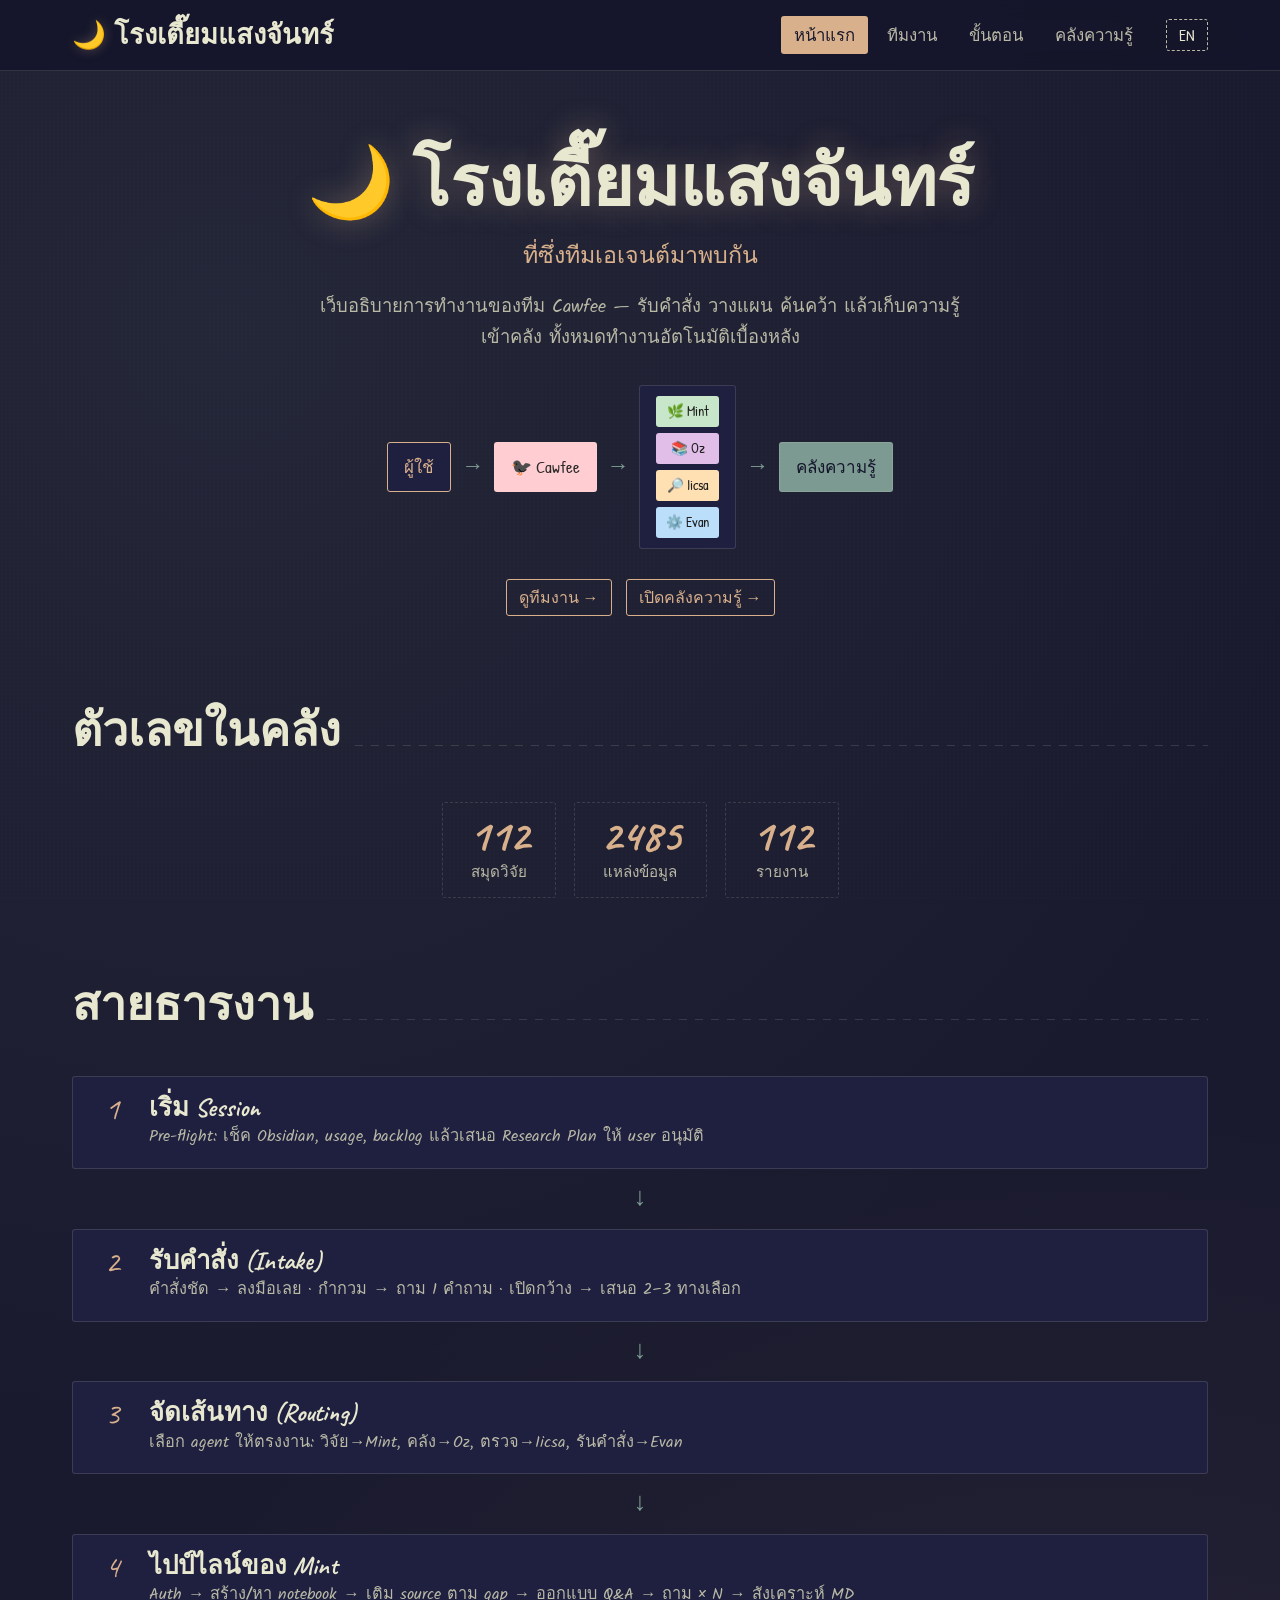
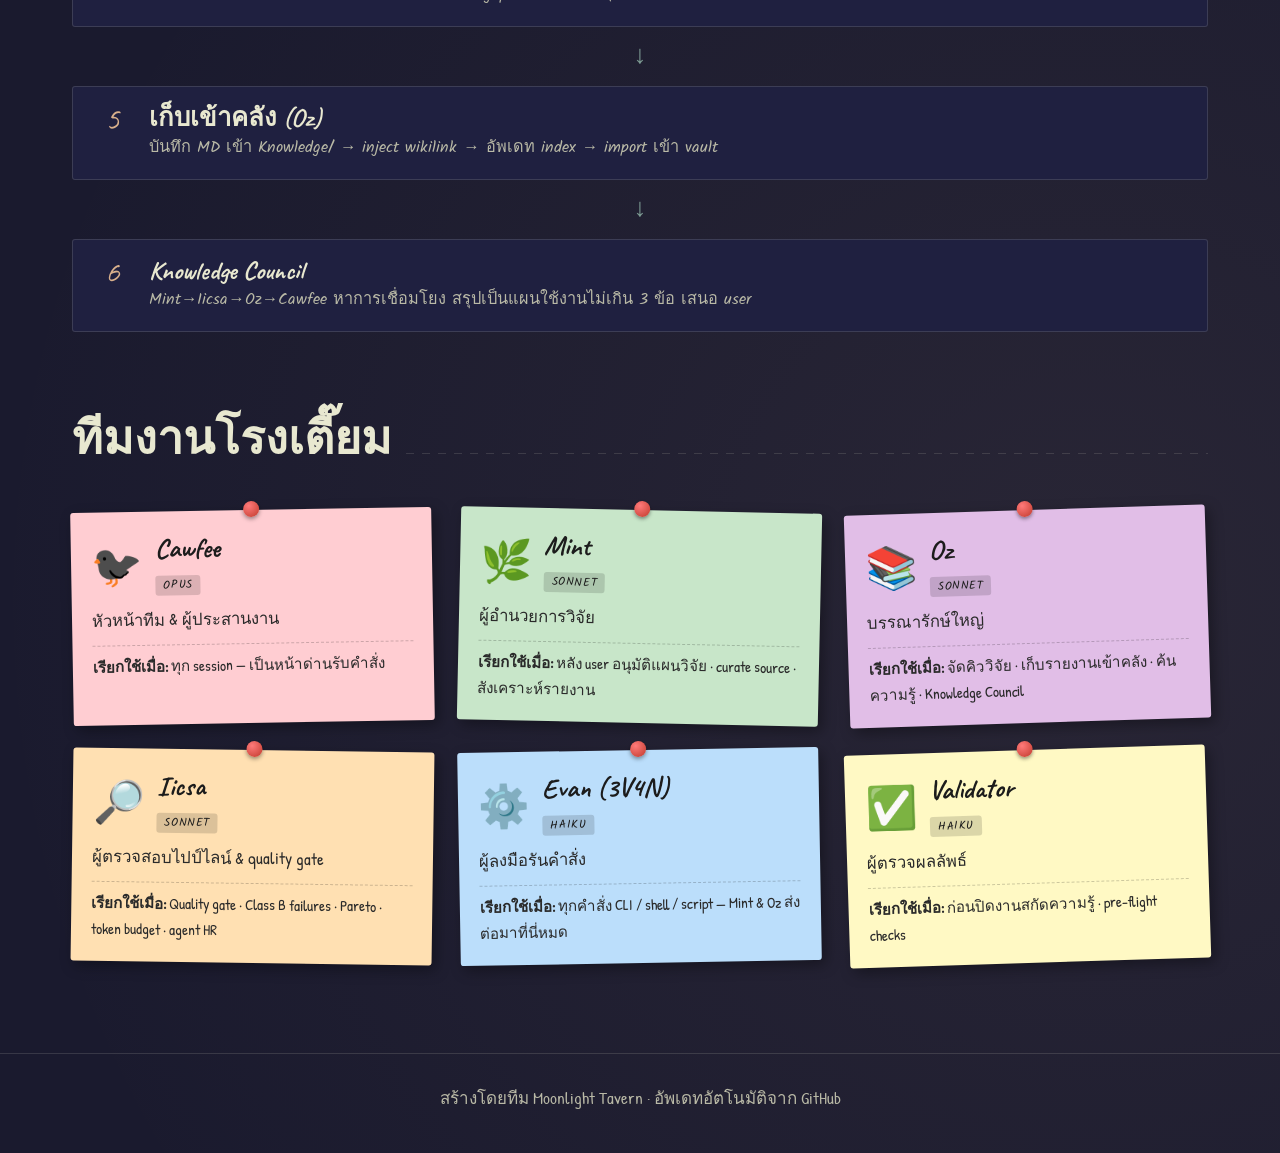
<file: index.html>
<!DOCTYPE html>
<html lang="th">
<head>
  <meta charset="UTF-8" />
  <meta name="viewport" content="width=device-width, initial-scale=1.0" />
  <title>Moonlight Tavern — โรงเตี๊ยมแสงจันทร์</title>
  <meta name="description" content="A field guide to the Cawfee agent crew — pipeline, agents, and knowledge vault." />
  <link rel="icon" type="image/svg+xml" href="favicon.svg" />
  <link rel="stylesheet" href="css/main.css" />
</head>
<body>
  <!-- NAV -->
  <nav class="nav">
    <div class="nav-inner">
      <a class="brand" href="index.html"><span class="moon">🌙</span><span data-i18n="brand">โรงเตี๊ยมแสงจันทร์</span></a>
      <div class="nav-links">
        <a href="index.html" data-i18n="nav.home">หน้าแรก</a>
        <a href="agents.html" data-i18n="nav.agents">ทีมงาน</a>
        <a href="pipeline.html" data-i18n="nav.pipeline">ขั้นตอน</a>
        <a href="knowledge.html" data-i18n="nav.knowledge">คลังความรู้</a>
      </div>
      <button class="lang-toggle" type="button">EN</button>
    </div>
  </nav>

  <div class="wrap">
    <!-- HERO -->
    <header class="hero">
      <h1><span class="moon">🌙</span> <span data-i18n="brand">โรงเตี๊ยมแสงจันทร์</span></h1>
      <p class="tagline" data-i18n="home.tagline">ที่ซึ่งทีมเอเจนต์มาพบกัน</p>
      <p class="lede" data-i18n="home.lede">เว็บอธิบายการทำงานของทีม Cawfee</p>

      <!-- pipeline diagram -->
      <div class="diagram">
        <span class="node user" data-i18n="node.user">ผู้ใช้</span>
        <span class="arrow">→</span>
        <span class="node cawfee">🐦‍⬛ Cawfee</span>
        <span class="arrow">→</span>
        <span class="node fan">
          <span class="sub mint">🌿 Mint</span>
          <span class="sub oz">📚 Oz</span>
          <span class="sub iicsa">🔎 Iicsa</span>
          <span class="sub evan">⚙️ Evan</span>
        </span>
        <span class="arrow">→</span>
        <span class="node vault" data-i18n="node.vault">คลังความรู้</span>
      </div>

      <div style="margin-top:30px;display:flex;gap:14px;justify-content:center;flex-wrap:wrap">
        <a class="lang-toggle" href="agents.html" style="border-style:solid;border-color:var(--accent-warm);color:var(--accent-warm)" data-i18n="home.cta.agents">ดูทีมงาน →</a>
        <a class="lang-toggle" href="knowledge.html" style="border-style:solid;border-color:var(--accent-warm);color:var(--accent-warm)" data-i18n="home.cta.knowledge">เปิดคลังความรู้ →</a>
      </div>
    </header>

    <!-- STATS -->
    <section class="section fade-up">
      <div class="section-title"><h2 data-i18n="home.stats.title">ตัวเลขในคลัง</h2></div>
      <div class="stats">
        <div class="stat"><span class="num" id="stat-notebooks">—</span><span class="label" data-i18n="stat.notebooks">สมุดวิจัย</span></div>
        <div class="stat"><span class="num" id="stat-sources">—</span><span class="label" data-i18n="stat.sources">แหล่งข้อมูล</span></div>
        <div class="stat"><span class="num" id="stat-reports">—</span><span class="label" data-i18n="stat.reports">รายงาน</span></div>
      </div>
    </section>

    <!-- FLOW PREVIEW -->
    <section class="section fade-up">
      <div class="section-title"><h2 data-i18n="home.flow.title">สายธารงาน</h2></div>
      <div class="flow" id="flow"></div>
    </section>

    <!-- AGENT PREVIEW -->
    <section class="section fade-up">
      <div class="section-title"><h2 data-i18n="agents.title">ทีมงานโรงเตี๊ยม</h2></div>
      <div class="grid cols-3" id="agent-preview"></div>
    </section>
  </div>

  <!-- FOOTER -->
  <footer class="footer">
    <p data-i18n="footer.built">สร้างโดยทีม Moonlight Tavern</p>
  </footer>

  <!-- MODAL -->
  <div class="modal-backdrop" id="modal"><div class="modal modal-body"></div></div>

  <script src="js/i18n.js"></script>
  <script src="js/main.js"></script>
  <script>
    // populate stats from research.json (graceful if missing)
    fetch("data/research.json", { cache: "no-store" })
      .then(r => r.ok ? r.json() : [])
      .then(j => {
        const rows = Array.isArray(j) ? j : (j.topics || []);
        const nb = rows.length;
        const src = rows.reduce((s, r) => s + (parseInt(r.sources) || 0), 0);
        document.getElementById("stat-notebooks").textContent = nb || "0";
        document.getElementById("stat-sources").textContent = src || "0";
        document.getElementById("stat-reports").textContent = nb || "0";
      })
      .catch(() => {});
  </script>
</body>
</html>
</file>
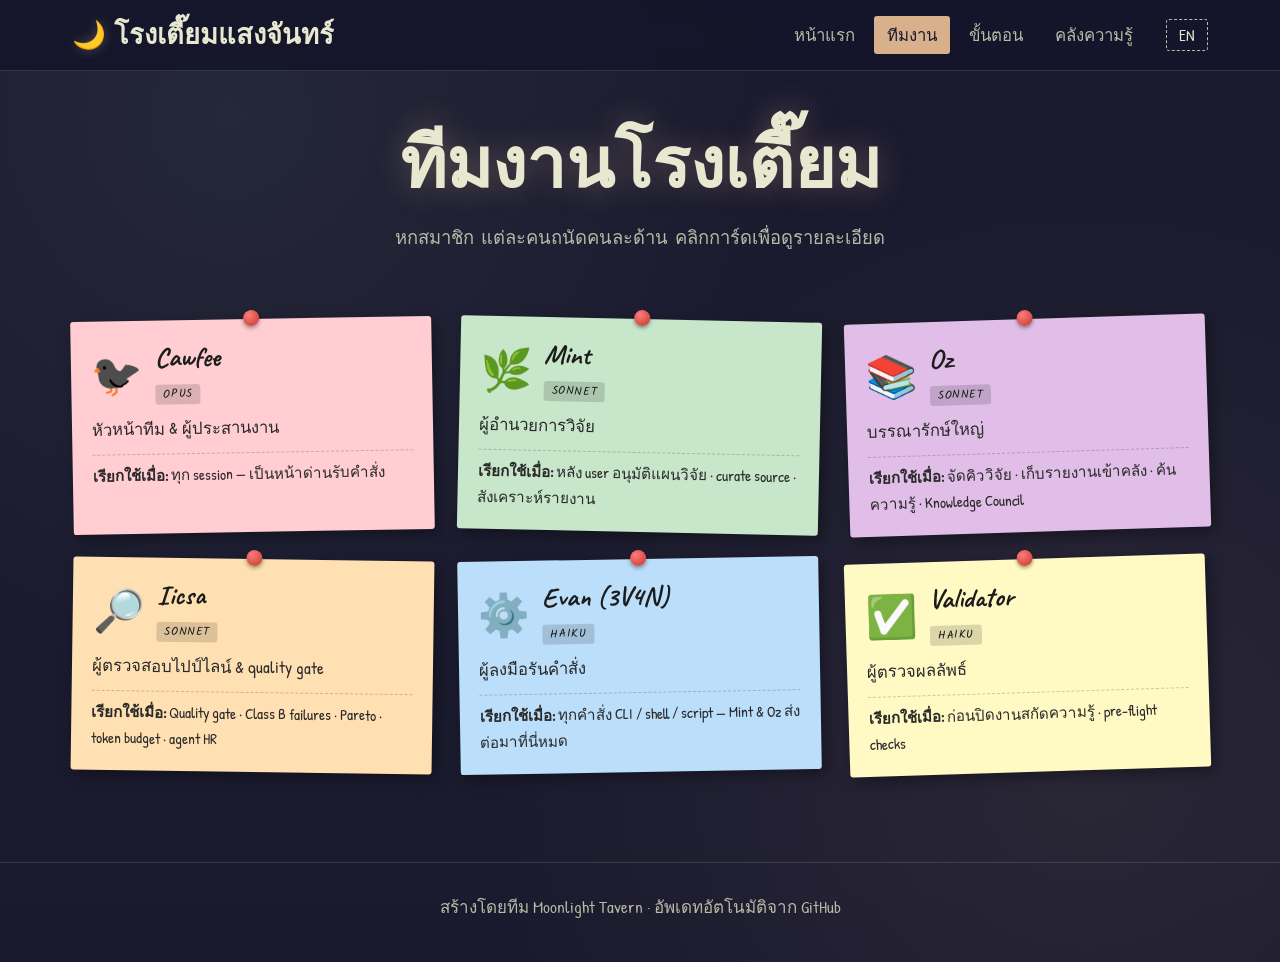
<file: agents.html>
<!DOCTYPE html>
<html lang="th">
<head>
  <meta charset="UTF-8" />
  <meta name="viewport" content="width=device-width, initial-scale=1.0" />
  <title>ทีมงาน · Moonlight Tavern</title>
  <link rel="icon" type="image/svg+xml" href="favicon.svg" />
  <link rel="stylesheet" href="css/main.css" />
</head>
<body>
  <nav class="nav">
    <div class="nav-inner">
      <a class="brand" href="index.html"><span class="moon">🌙</span><span data-i18n="brand">โรงเตี๊ยมแสงจันทร์</span></a>
      <div class="nav-links">
        <a href="index.html" data-i18n="nav.home">หน้าแรก</a>
        <a href="agents.html" data-i18n="nav.agents">ทีมงาน</a>
        <a href="pipeline.html" data-i18n="nav.pipeline">ขั้นตอน</a>
        <a href="knowledge.html" data-i18n="nav.knowledge">คลังความรู้</a>
      </div>
      <button class="lang-toggle" type="button">EN</button>
    </div>
  </nav>

  <div class="wrap">
    <header class="hero" style="padding:54px 0 24px">
      <h1 data-i18n="agents.title">ทีมงานโรงเตี๊ยม</h1>
      <p class="lede" data-i18n="agents.lede">หกสมาชิก แต่ละคนถนัดคนละด้าน</p>
    </header>

    <section class="section">
      <div class="grid cols-3" id="agent-grid"></div>
    </section>
  </div>

  <footer class="footer">
    <p data-i18n="footer.built">สร้างโดยทีม Moonlight Tavern</p>
  </footer>

  <div class="modal-backdrop" id="modal"><div class="modal modal-body"></div></div>

  <script src="js/i18n.js"></script>
  <script src="js/main.js"></script>
</body>
</html>
</file>
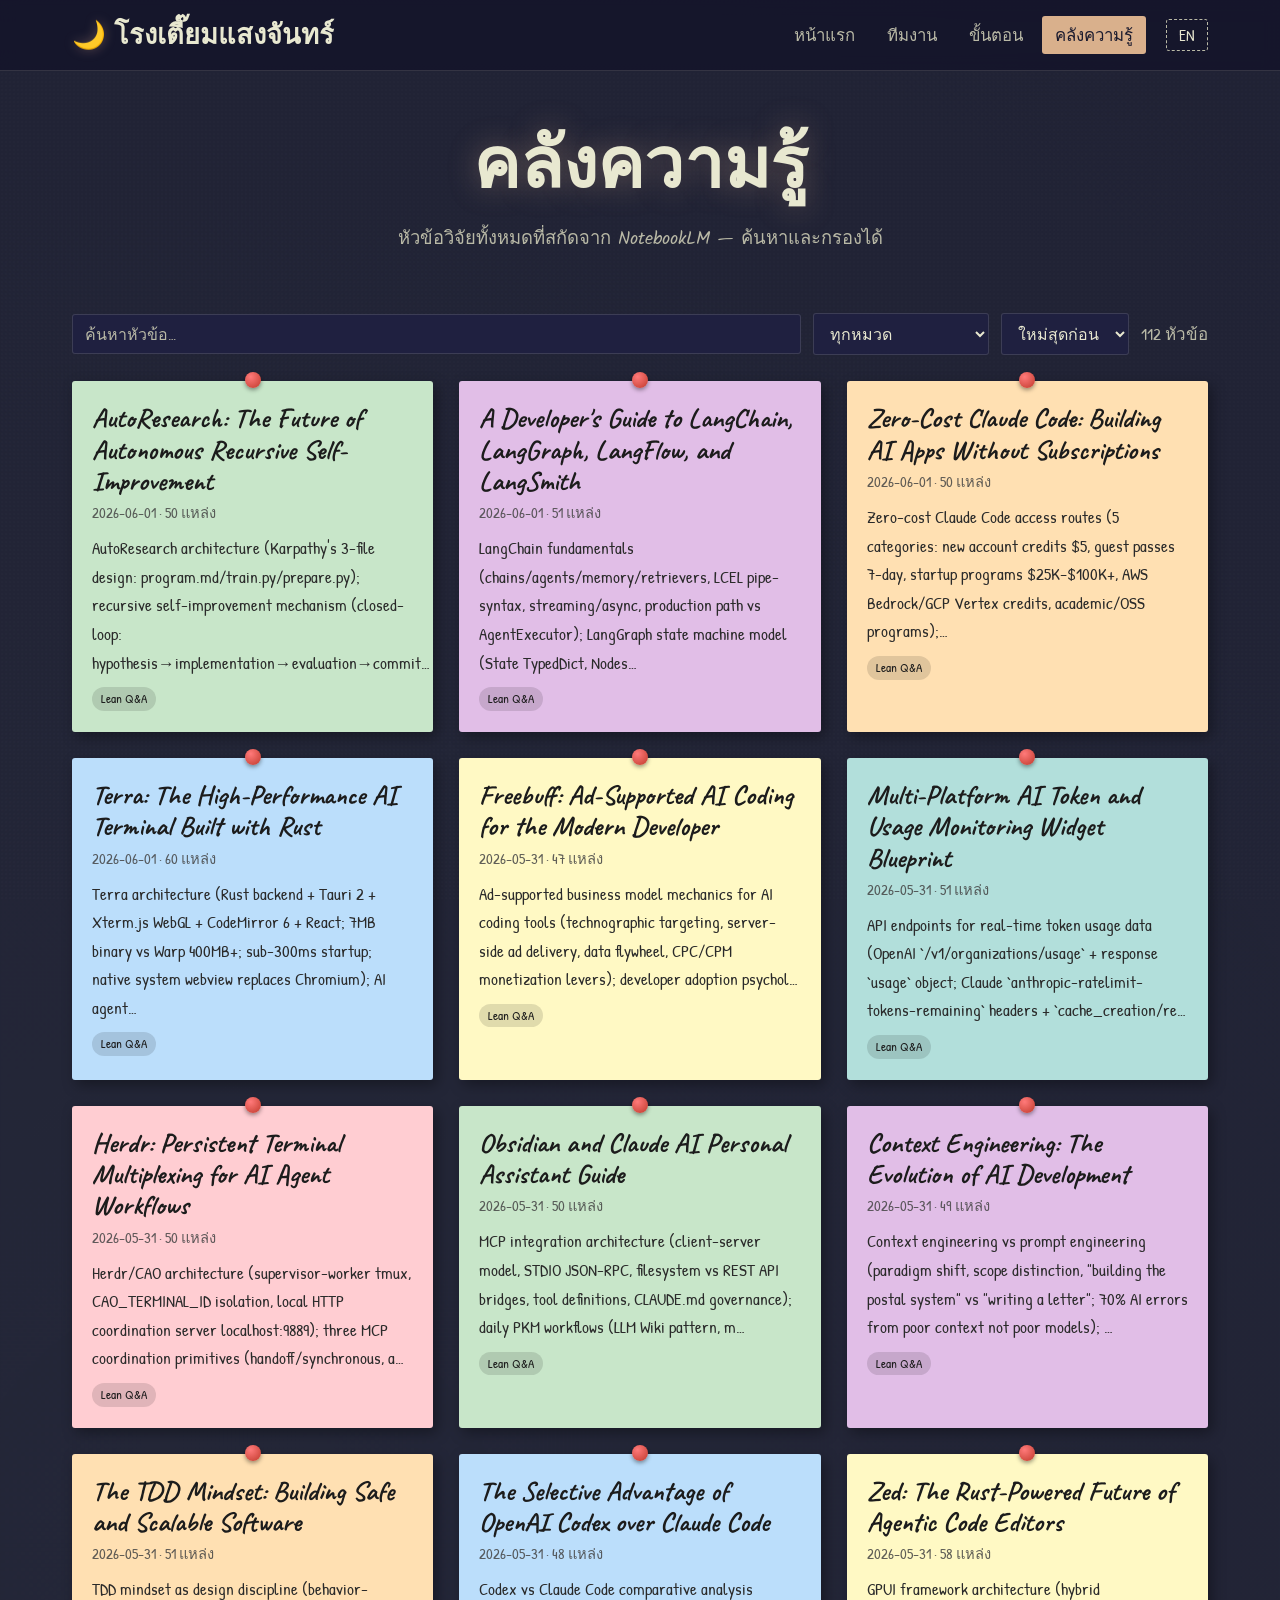
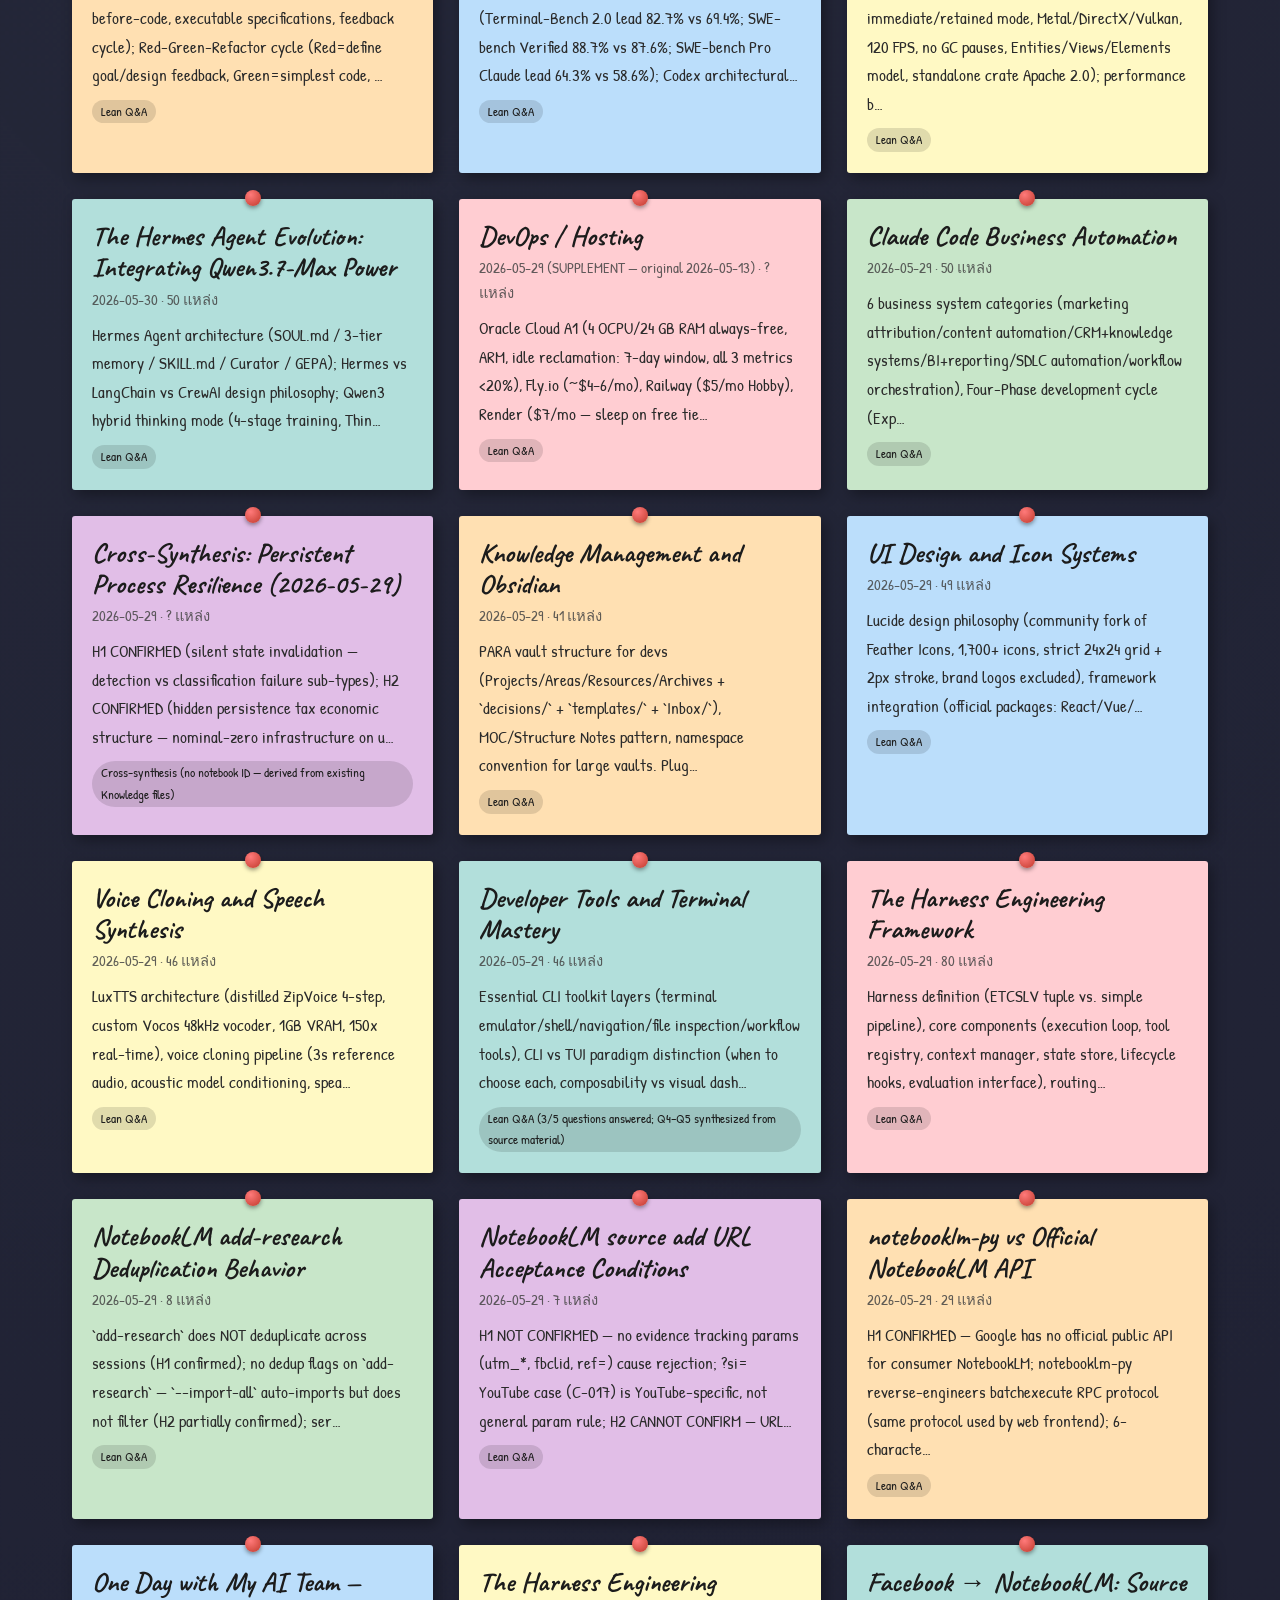
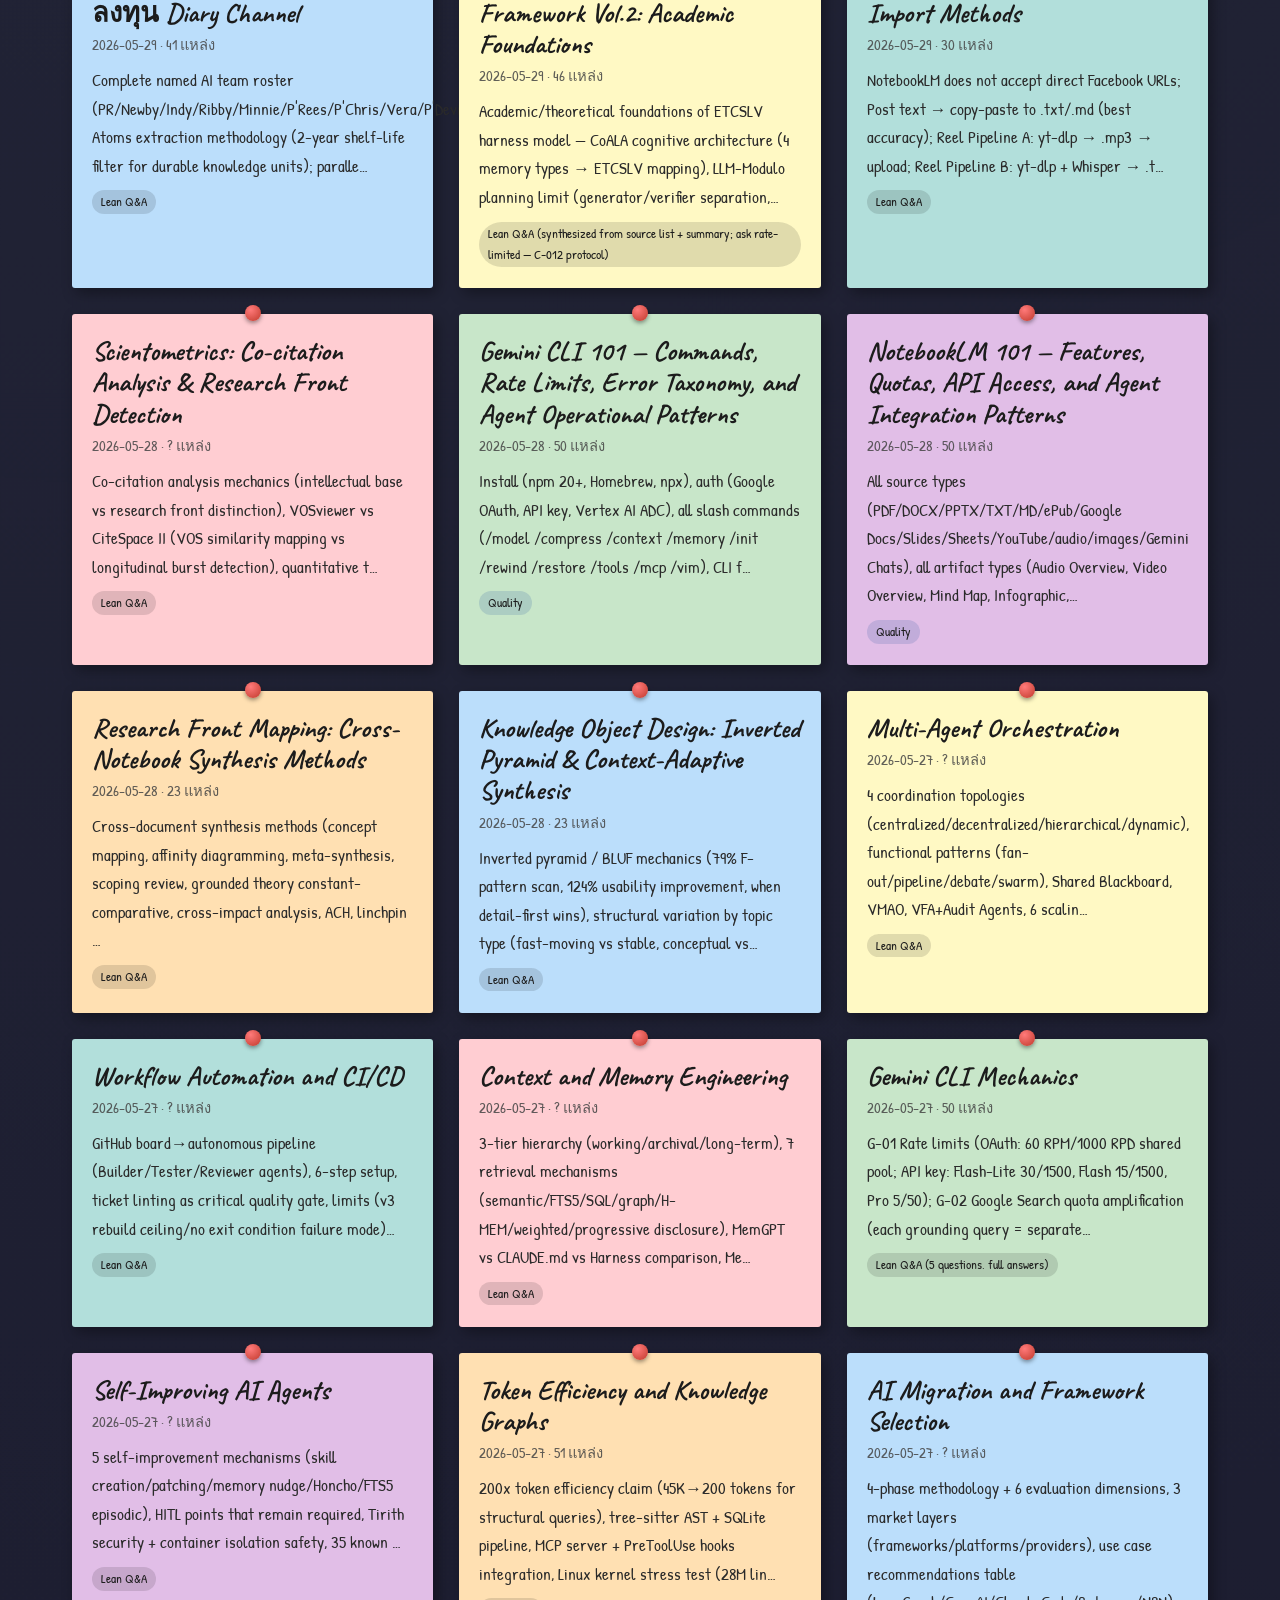
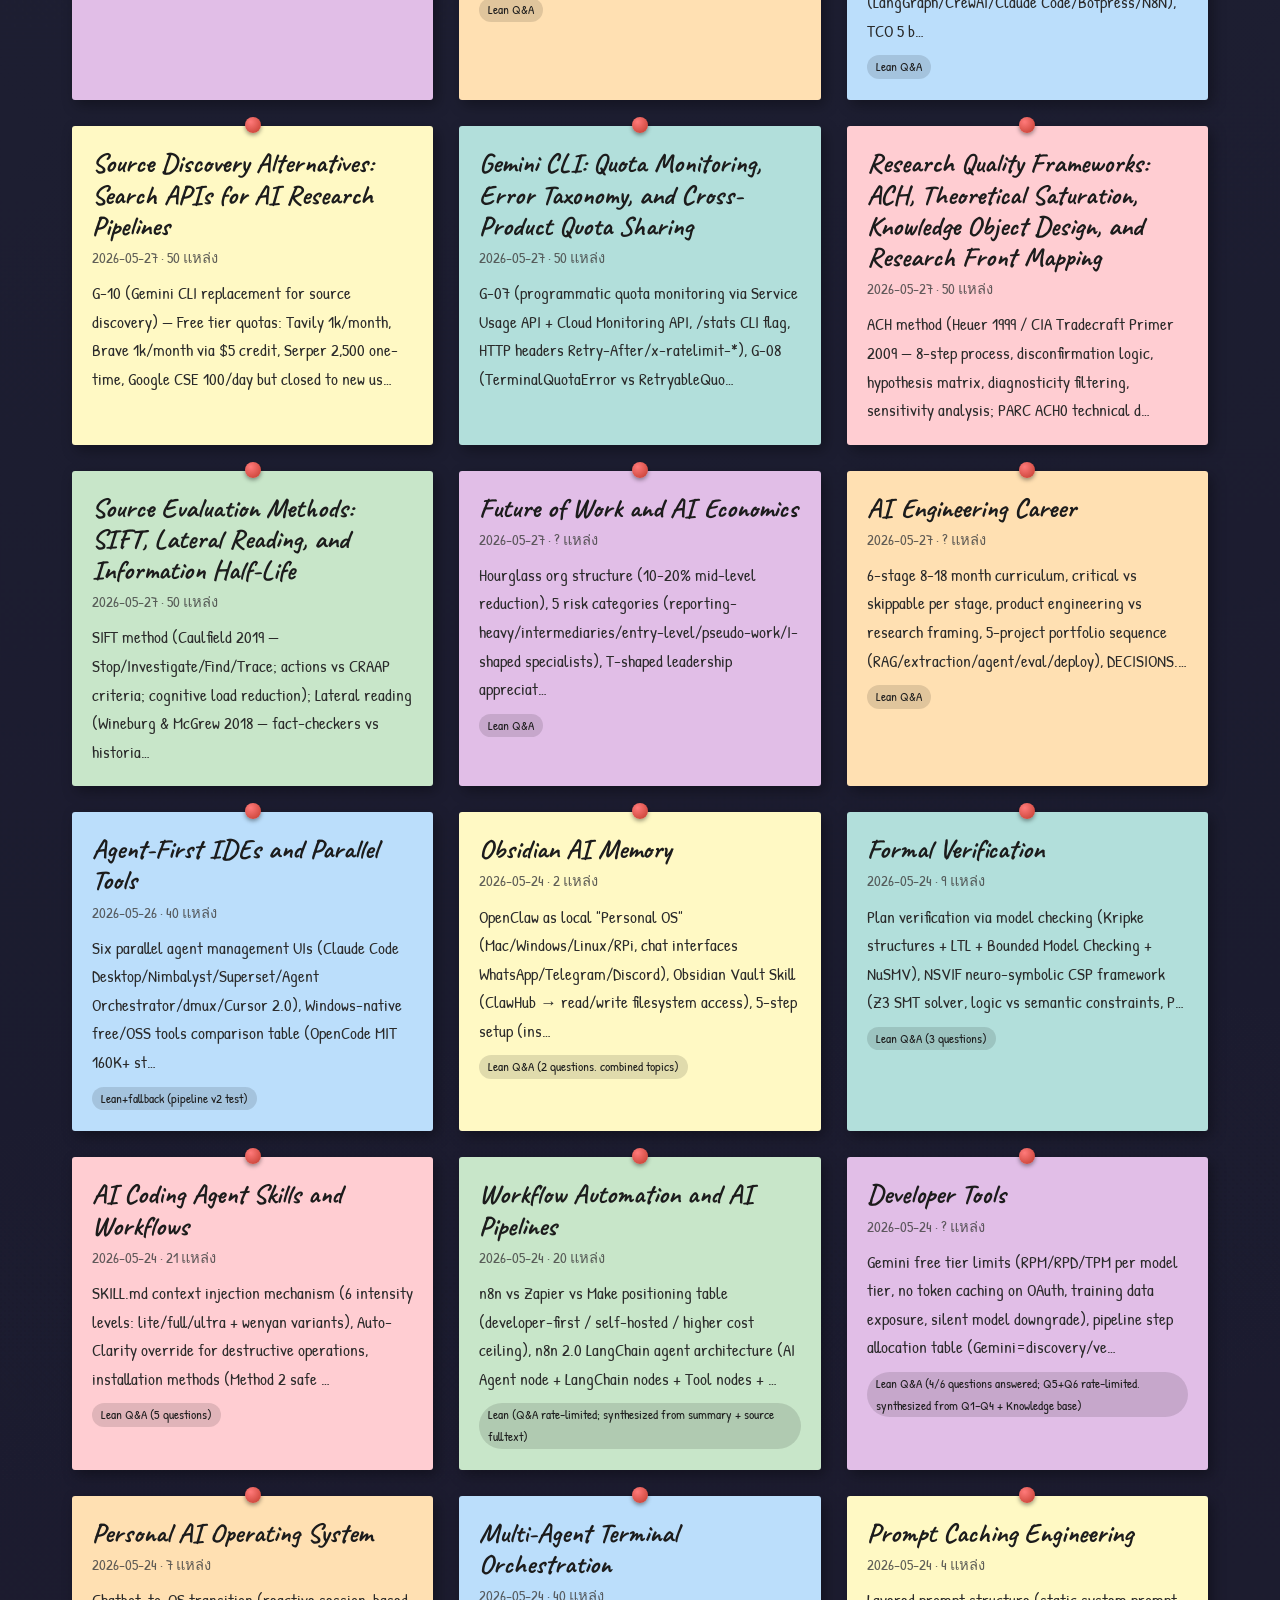
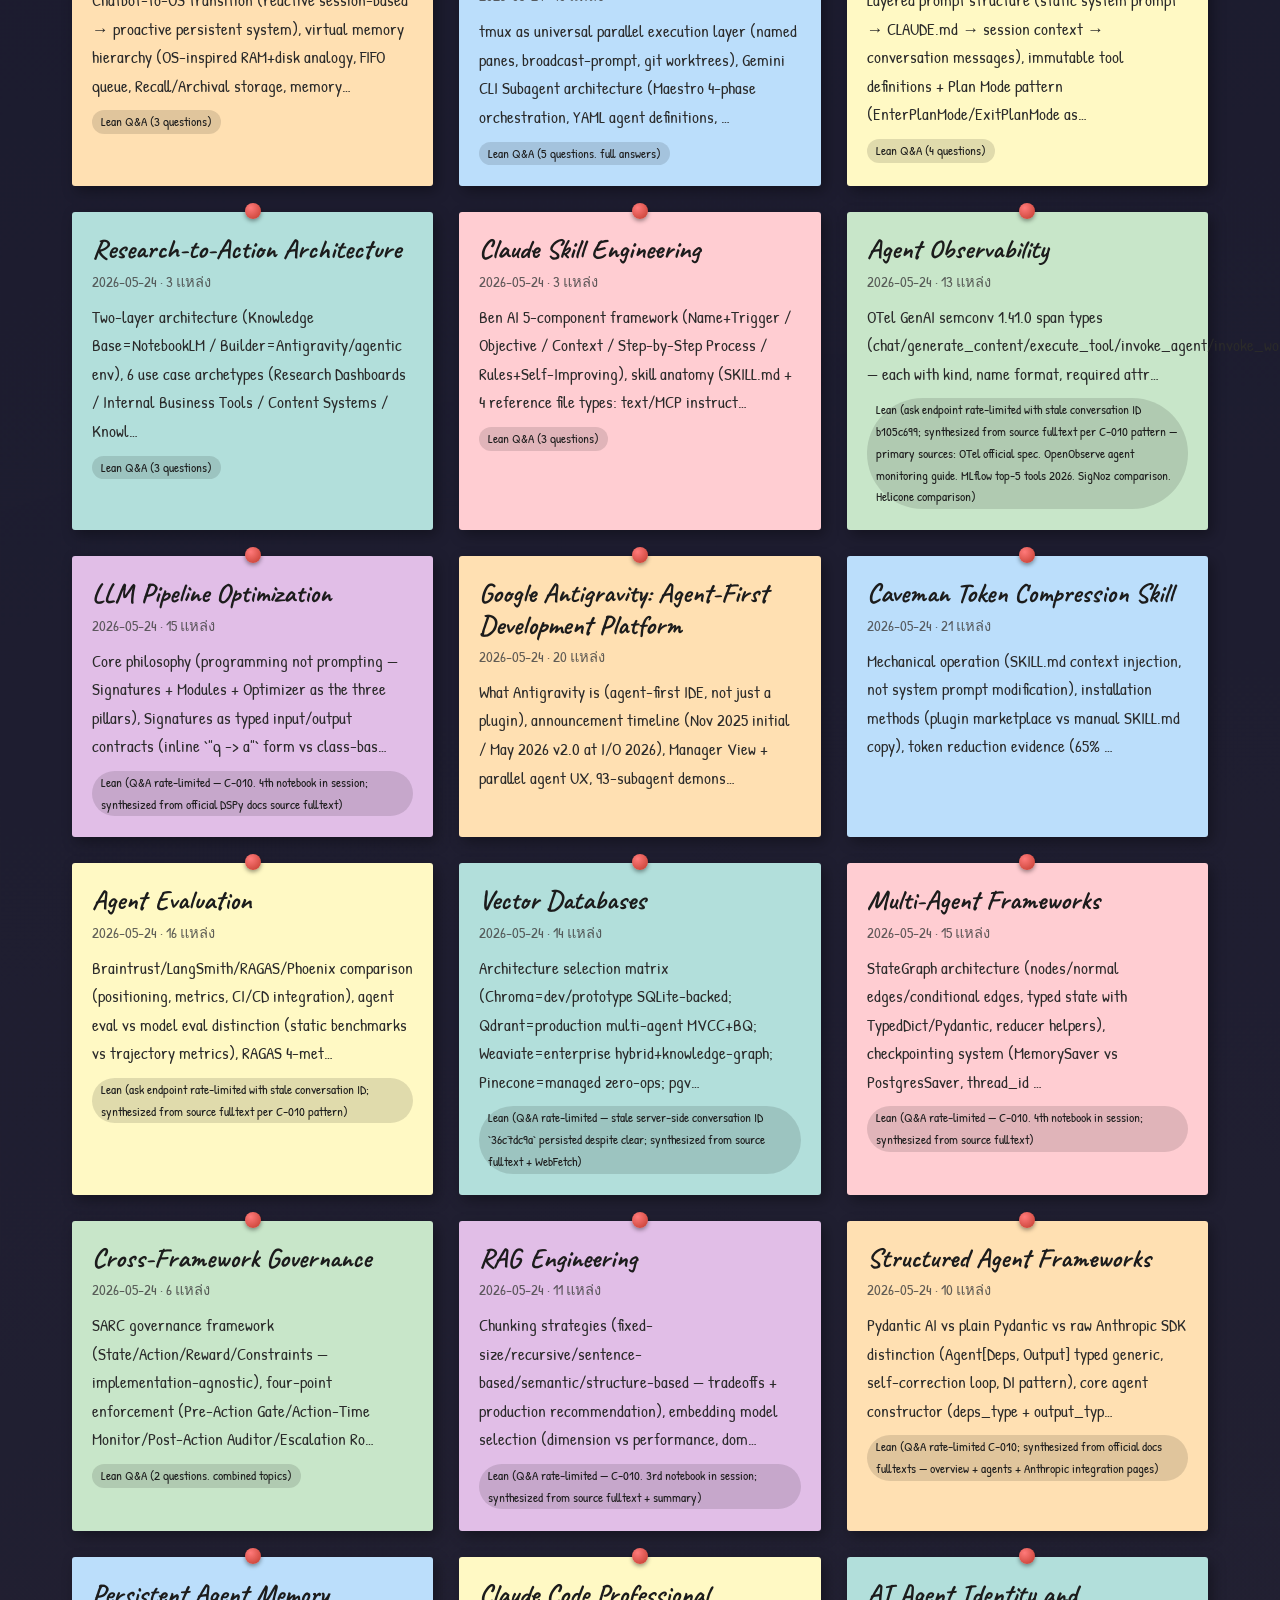
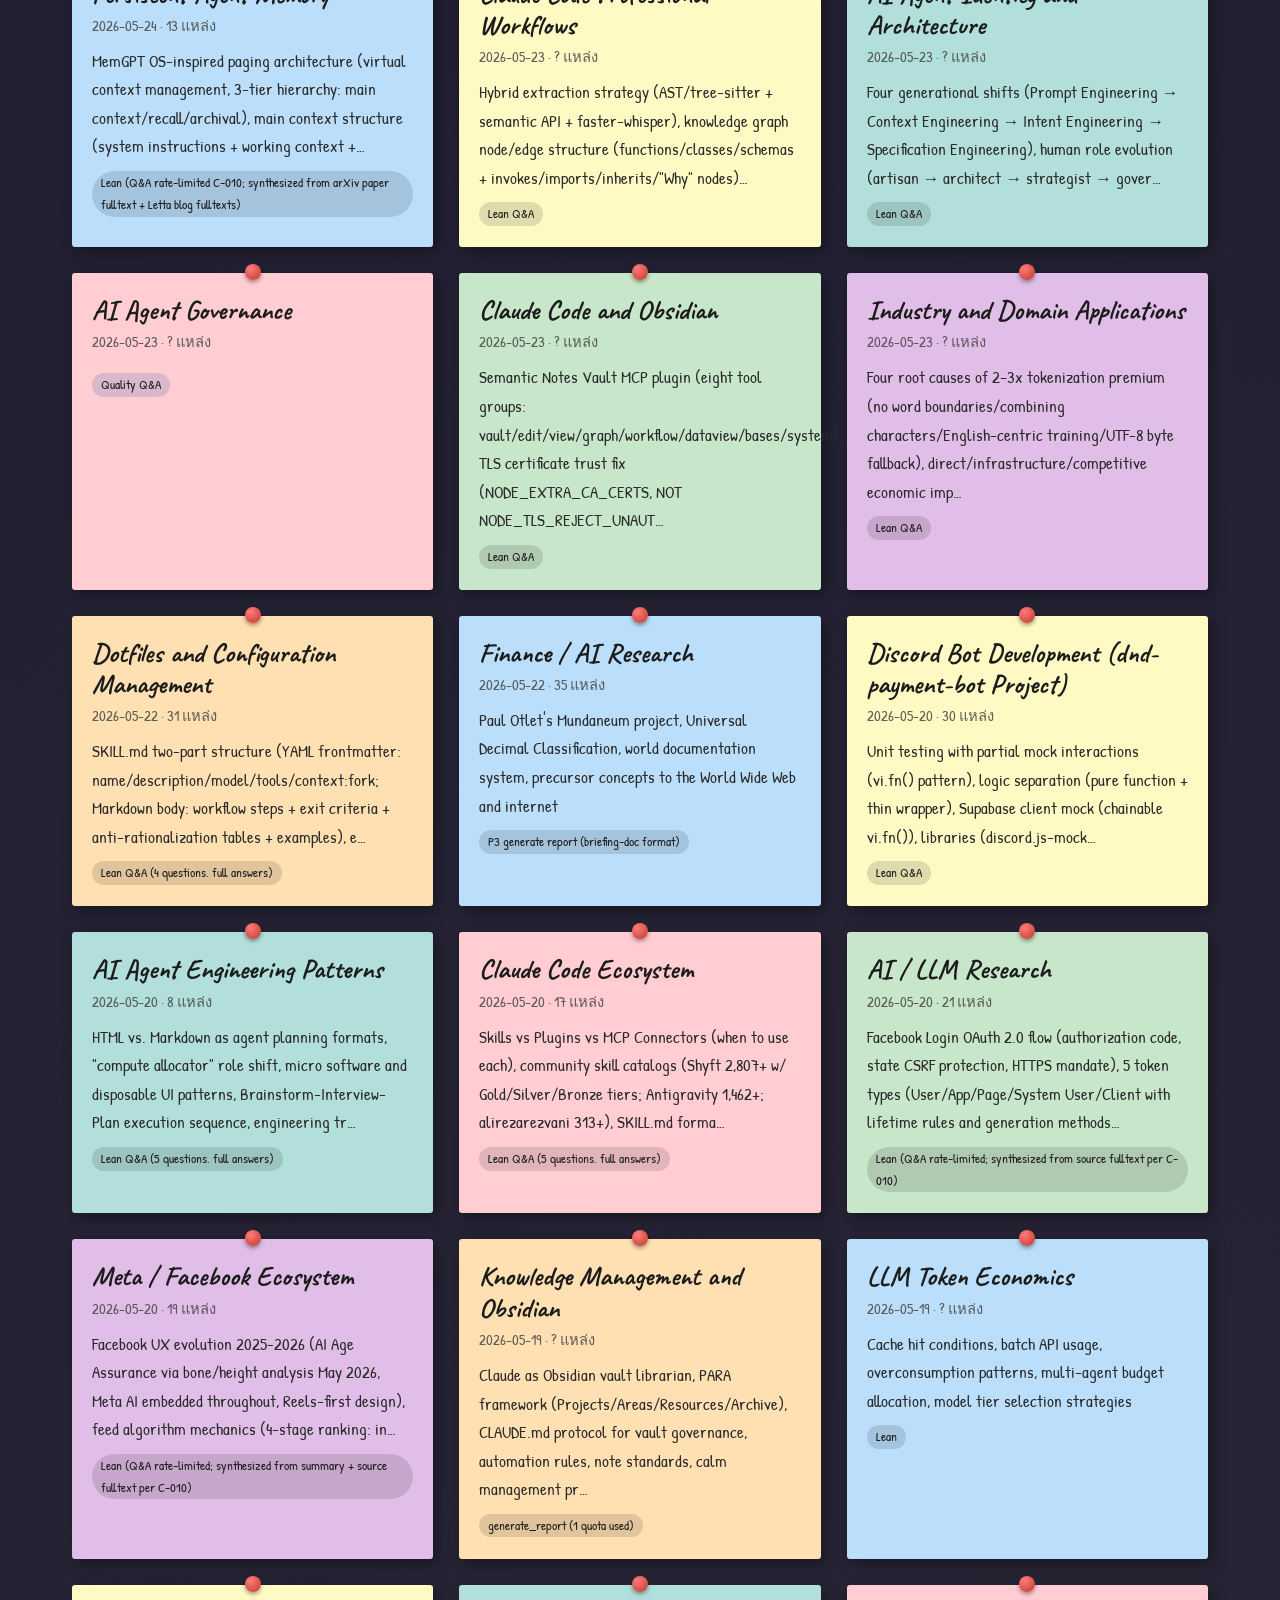
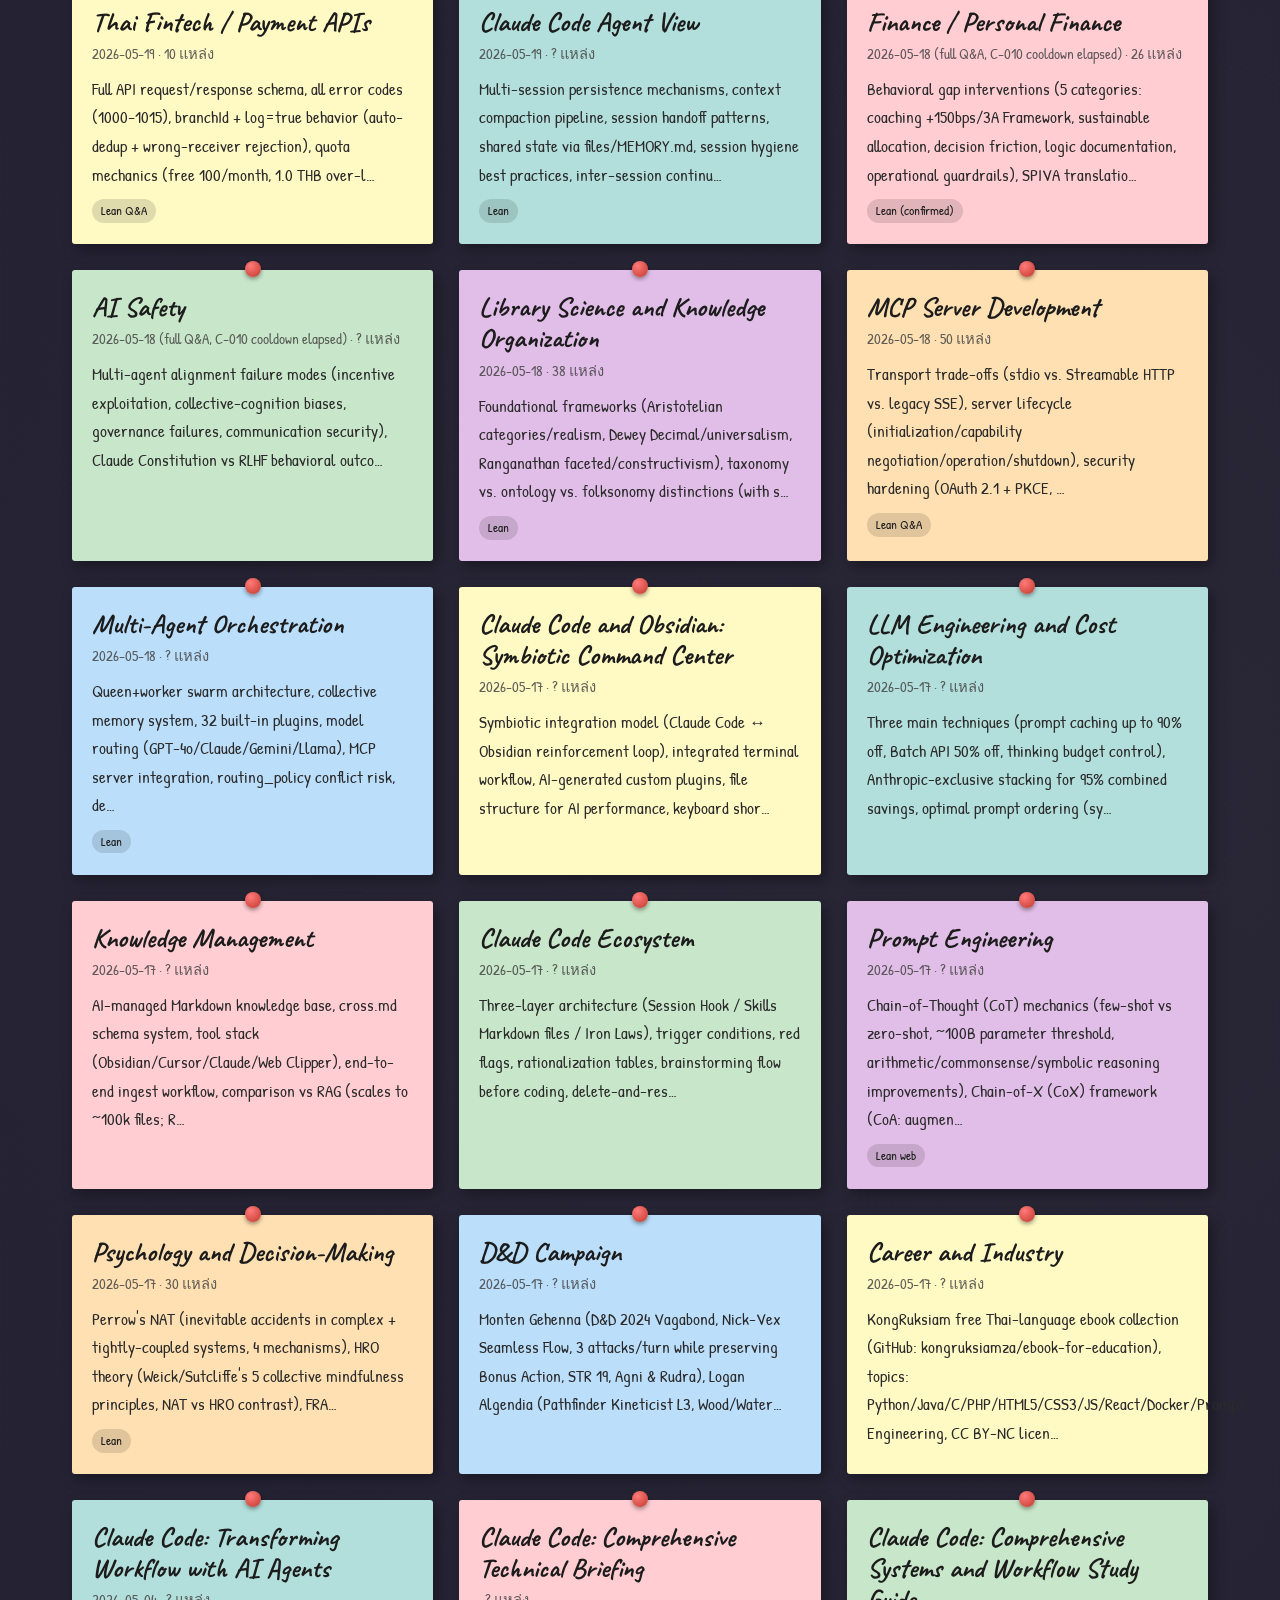
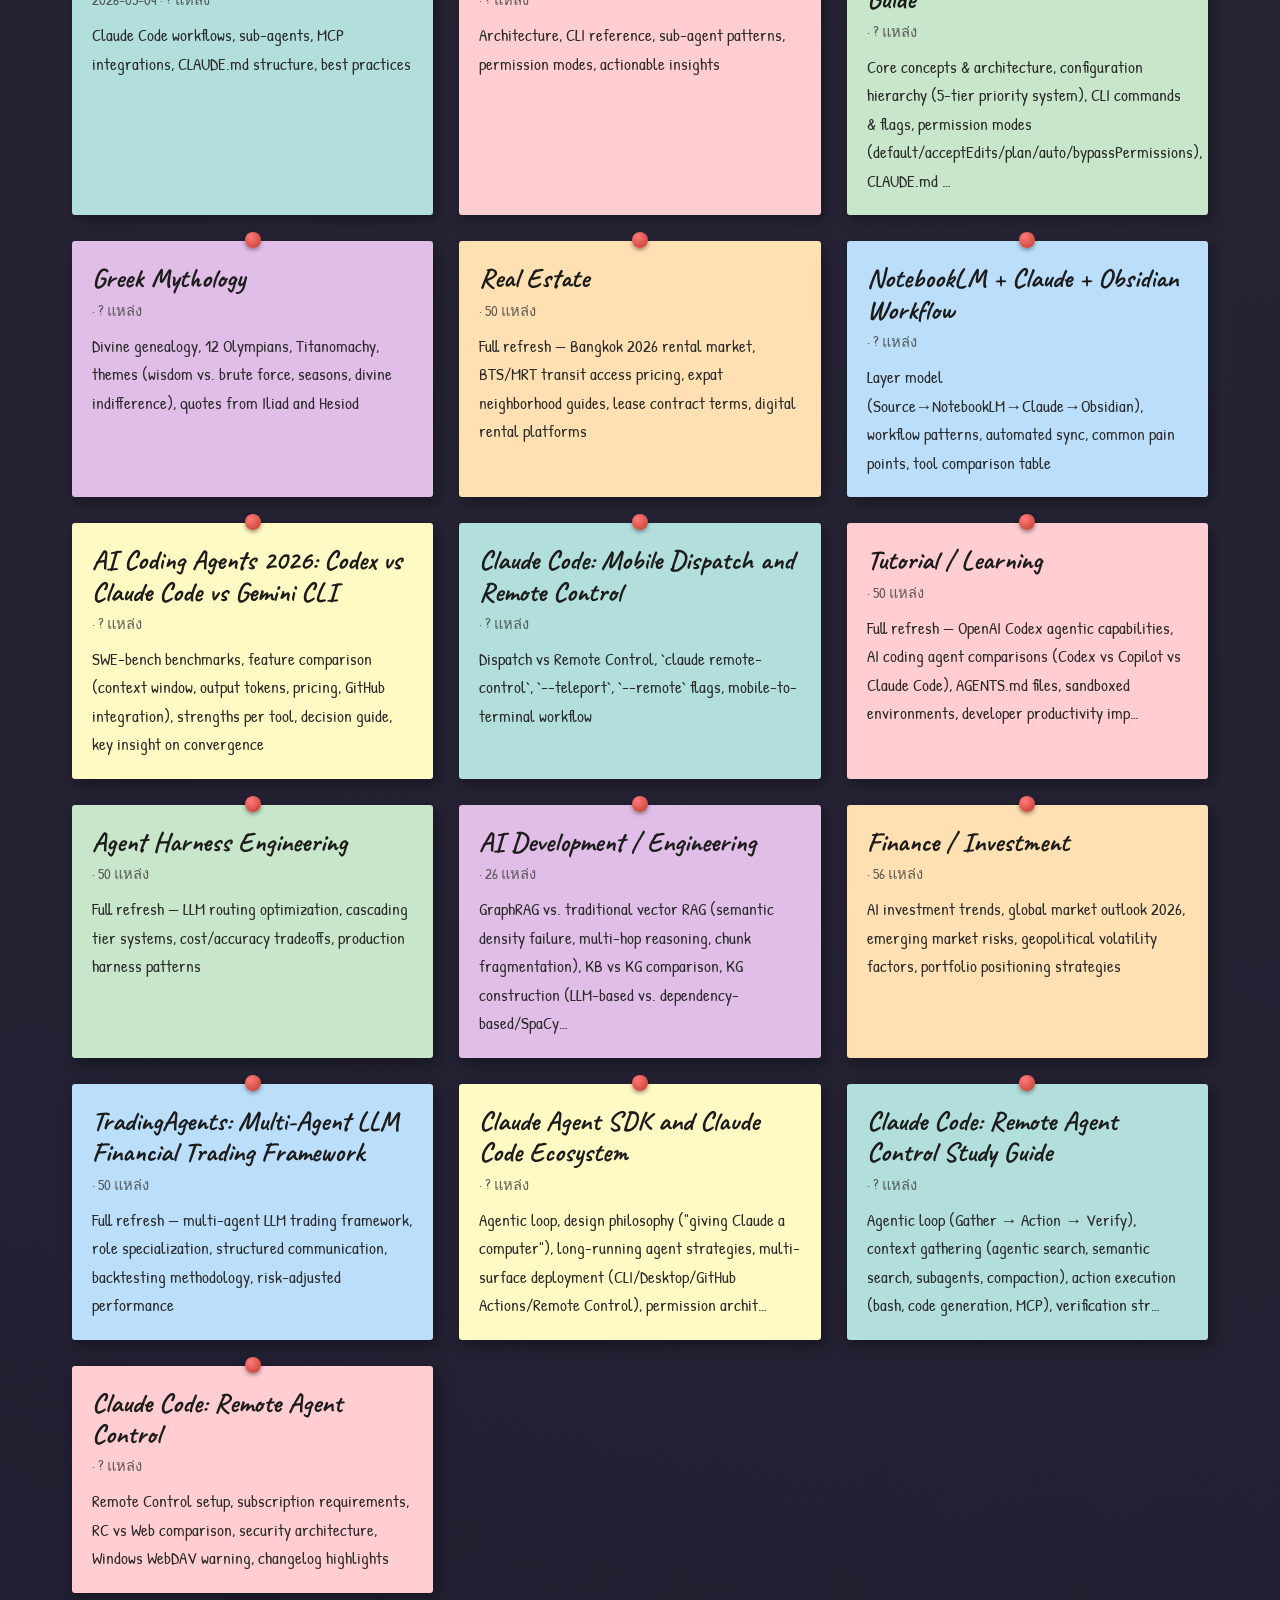
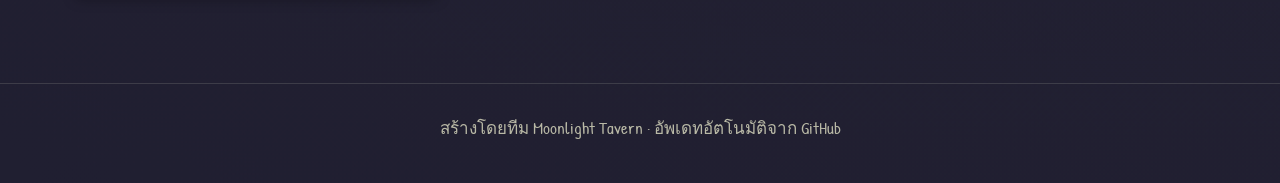
<file: knowledge.html>
<!DOCTYPE html>
<html lang="th">
<head>
  <meta charset="UTF-8" />
  <meta name="viewport" content="width=device-width, initial-scale=1.0" />
  <title>คลังความรู้ · Moonlight Tavern</title>
  <link rel="icon" type="image/svg+xml" href="favicon.svg" />
  <link rel="stylesheet" href="css/main.css" />
</head>
<body>
  <nav class="nav">
    <div class="nav-inner">
      <a class="brand" href="index.html"><span class="moon">🌙</span><span data-i18n="brand">โรงเตี๊ยมแสงจันทร์</span></a>
      <div class="nav-links">
        <a href="index.html" data-i18n="nav.home">หน้าแรก</a>
        <a href="agents.html" data-i18n="nav.agents">ทีมงาน</a>
        <a href="pipeline.html" data-i18n="nav.pipeline">ขั้นตอน</a>
        <a href="knowledge.html" data-i18n="nav.knowledge">คลังความรู้</a>
      </div>
      <button class="lang-toggle" type="button">EN</button>
    </div>
  </nav>

  <div class="wrap">
    <header class="hero" style="padding:54px 0 18px">
      <h1 data-i18n="kb.title">คลังความรู้</h1>
      <p class="lede" data-i18n="kb.lede">หัวข้อวิจัยทั้งหมดที่สกัดจาก NotebookLM</p>
    </header>

    <section class="section">
      <div class="kb-controls">
        <input id="kb-search" type="search" data-i18n-ph="kb.search" placeholder="ค้นหาหัวข้อ…" />
        <select id="kb-cat">
          <option value="" data-i18n="kb.cat.all">ทุกหมวด</option>
        </select>
        <select id="kb-sort">
          <option value="newest" data-i18n="kb.sort.newest">ใหม่สุดก่อน</option>
          <option value="oldest" data-i18n="kb.sort.oldest">เก่าสุดก่อน</option>
          <option value="title" data-i18n="kb.sort.title">เรียงตามชื่อ</option>
        </select>
        <span class="kb-count" id="kb-count"></span>
      </div>
      <div class="grid cols-3" id="kb-grid"></div>
    </section>
  </div>

  <footer class="footer">
    <p data-i18n="footer.built">สร้างโดยทีม Moonlight Tavern</p>
  </footer>

  <script src="js/i18n.js"></script>
  <script src="js/main.js"></script>
  <script src="js/knowledge.js"></script>
</body>
</html>
</file>
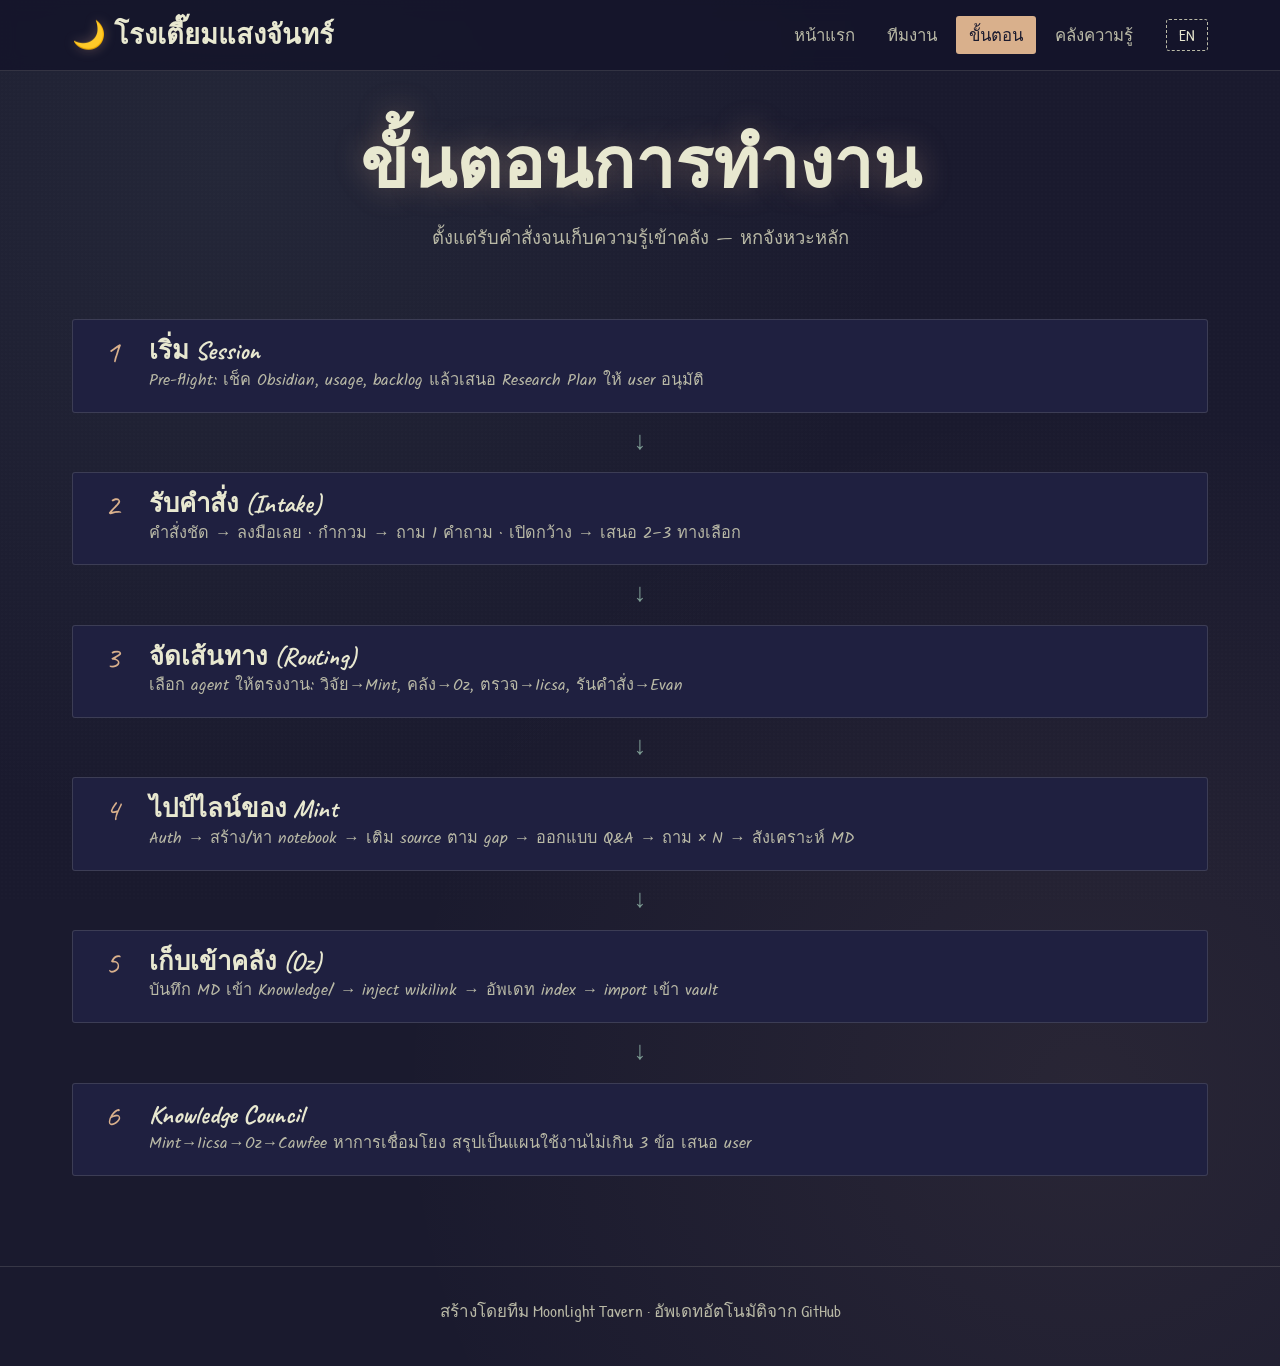
<file: pipeline.html>
<!DOCTYPE html>
<html lang="th">
<head>
  <meta charset="UTF-8" />
  <meta name="viewport" content="width=device-width, initial-scale=1.0" />
  <title>ขั้นตอน · Moonlight Tavern</title>
  <link rel="icon" type="image/svg+xml" href="favicon.svg" />
  <link rel="stylesheet" href="css/main.css" />
</head>
<body>
  <nav class="nav">
    <div class="nav-inner">
      <a class="brand" href="index.html"><span class="moon">🌙</span><span data-i18n="brand">โรงเตี๊ยมแสงจันทร์</span></a>
      <div class="nav-links">
        <a href="index.html" data-i18n="nav.home">หน้าแรก</a>
        <a href="agents.html" data-i18n="nav.agents">ทีมงาน</a>
        <a href="pipeline.html" data-i18n="nav.pipeline">ขั้นตอน</a>
        <a href="knowledge.html" data-i18n="nav.knowledge">คลังความรู้</a>
      </div>
      <button class="lang-toggle" type="button">EN</button>
    </div>
  </nav>

  <div class="wrap">
    <header class="hero" style="padding:54px 0 24px">
      <h1 data-i18n="pipeline.title">ขั้นตอนการทำงาน</h1>
      <p class="lede" data-i18n="pipeline.lede">ตั้งแต่รับคำสั่งจนเก็บความรู้เข้าคลัง</p>
    </header>

    <section class="section">
      <div class="flow" id="flow"></div>
    </section>
  </div>

  <footer class="footer">
    <p data-i18n="footer.built">สร้างโดยทีม Moonlight Tavern</p>
  </footer>

  <div class="modal-backdrop" id="modal"><div class="modal modal-body"></div></div>

  <script src="js/i18n.js"></script>
  <script src="js/main.js"></script>
</body>
</html>
</file>
<file: css/main.css>
/* ============================================================
   Moonlight Tavern — โรงเตี๊ยมแสงจันทร์
   Blackboard theme · Post-it cards · chalk handwriting
   ============================================================ */

/* ---------- Fonts ---------- */
@import url('https://fonts.googleapis.com/css2?family=Caveat:wght@400;500;600;700&family=Kalam:wght@300;400;700&family=Patrick+Hand&display=swap');

/* ---------- Theme tokens ---------- */
:root {
  --bg:           #1a1a2e;
  --bg-deep:      #14142b;
  --bg-panel:     #1f2040;
  --chalk:        #e8e8d0;
  --chalk-dim:    #b9b9a6;
  --accent:       #7c9a92;
  --accent-warm:  #d9b08c;
  --line:         rgba(232, 232, 208, 0.14);
  --glow:         rgba(217, 176, 140, 0.35);

  --postit-green:  #c8e6c9;
  --postit-purple: #e1bee7;
  --postit-orange: #ffe0b2;
  --postit-blue:   #bbdefb;
  --postit-yellow: #fff9c4;
  --postit-red:    #ffcdd2;
  --postit-teal:   #b2dfdb;

  --font-hand: 'Caveat', 'Kalam', cursive;
  --font-note: 'Patrick Hand', 'Kalam', cursive;
  --font-body: 'Kalam', sans-serif;

  --radius: 3px;
  --shadow-card: 4px 5px 14px rgba(0, 0, 0, 0.35);
  --maxw: 1180px;
}

/* ---------- Reset ---------- */
*, *::before, *::after { box-sizing: border-box; margin: 0; padding: 0; }

html { scroll-behavior: smooth; }

body {
  background:
    radial-gradient(circle at 18% 12%, rgba(124, 154, 146, 0.10), transparent 42%),
    radial-gradient(circle at 85% 80%, rgba(217, 176, 140, 0.08), transparent 45%),
    var(--bg);
  color: var(--chalk);
  font-family: var(--font-body);
  font-size: 17px;
  line-height: 1.7;
  min-height: 100vh;
  -webkit-font-smoothing: antialiased;
}

/* chalk dust texture overlay */
body::before {
  content: "";
  position: fixed;
  inset: 0;
  pointer-events: none;
  background-image:
    radial-gradient(rgba(255,255,255,0.025) 1px, transparent 1px);
  background-size: 4px 4px;
  opacity: 0.5;
  z-index: 0;
}

.wrap { position: relative; z-index: 1; max-width: var(--maxw); margin: 0 auto; padding: 0 22px; }

/* ---------- Typography ---------- */
h1, h2, h3 { font-family: var(--font-hand); font-weight: 700; line-height: 1.15; color: var(--chalk); }
h1 { font-size: clamp(2.6rem, 6vw, 4.4rem); }
h2 { font-size: clamp(2rem, 4vw, 2.9rem); margin-bottom: .4em; }
h3 { font-size: 1.6rem; }
a  { color: var(--accent-warm); text-decoration: none; }
a:hover { text-decoration: underline wavy; }

.chalk-sub { font-family: var(--font-note); color: var(--chalk-dim); font-size: 1.1rem; }

/* ---------- Nav ---------- */
.nav {
  position: sticky; top: 0; z-index: 50;
  background: rgba(20, 20, 43, 0.86);
  backdrop-filter: blur(8px);
  border-bottom: 1px solid var(--line);
}
.nav-inner { max-width: var(--maxw); margin: 0 auto; padding: 12px 22px;
  display: flex; align-items: center; gap: 20px; }
.brand { font-family: var(--font-hand); font-size: 1.7rem; font-weight: 700;
  display: flex; align-items: center; gap: 8px; color: var(--chalk); }
.brand .moon { filter: drop-shadow(0 0 6px var(--glow)); }
.nav-links { display: flex; gap: 6px; margin-left: auto; flex-wrap: wrap; }
.nav-links a {
  font-family: var(--font-note); font-size: 1.05rem; color: var(--chalk-dim);
  padding: 5px 13px; border-radius: var(--radius); transition: .15s;
}
.nav-links a:hover, .nav-links a.active { color: var(--bg); background: var(--accent-warm); text-decoration: none; }

.lang-toggle {
  font-family: var(--font-note); cursor: pointer; user-select: none;
  border: 1px dashed var(--chalk-dim); color: var(--chalk);
  background: transparent; padding: 4px 12px; border-radius: var(--radius);
  font-size: 1rem; transition: .15s;
}
.lang-toggle:hover { border-color: var(--accent-warm); color: var(--accent-warm); }

/* ---------- Hero ---------- */
.hero { text-align: center; padding: 72px 0 48px; }
.hero h1 { margin-bottom: .15em; text-shadow: 0 0 30px var(--glow); }
.hero .tagline { font-family: var(--font-note); font-size: 1.45rem; color: var(--accent-warm); }
.hero .lede { max-width: 640px; margin: 18px auto 0; color: var(--chalk-dim); font-size: 1.15rem; }

/* ---------- Section frame ---------- */
.section { padding: 40px 0; }
.section-title { display: flex; align-items: baseline; gap: 14px; margin-bottom: 26px; }
.section-title::after { content: ""; flex: 1; height: 1px;
  background: repeating-linear-gradient(90deg, var(--line) 0 8px, transparent 8px 16px); }

/* ---------- Stats row ---------- */
.stats { display: flex; flex-wrap: wrap; gap: 18px; justify-content: center; }
.stat {
  font-family: var(--font-hand); text-align: center; padding: 10px 26px;
  border: 1px dashed var(--line); border-radius: var(--radius);
}
.stat .num { font-size: 2.8rem; font-weight: 700; color: var(--accent-warm); display: block; line-height: 1; }
.stat .label { font-family: var(--font-note); font-size: .95rem; color: var(--chalk-dim); }

/* ---------- Post-it cards ---------- */
.grid { display: grid; gap: 26px; }
.grid.cols-3 { grid-template-columns: repeat(auto-fill, minmax(270px, 1fr)); }
.grid.cols-2 { grid-template-columns: repeat(auto-fill, minmax(340px, 1fr)); }

.postit {
  position: relative;
  background: var(--postit-yellow);
  color: #2a2a2a;
  font-family: var(--font-note);
  padding: 22px 20px 20px;
  border-radius: var(--radius);
  box-shadow: var(--shadow-card);
  transform: rotate(-1deg);
  transition: transform .18s ease, box-shadow .18s ease;
}
.postit:nth-child(2n)   { transform: rotate(1.2deg); }
.postit:nth-child(3n)   { transform: rotate(-1.8deg); }
.postit:nth-child(4n)   { transform: rotate(.8deg); }
.postit:hover { transform: rotate(0deg) translateY(-4px) scale(1.02); box-shadow: 8px 10px 22px rgba(0,0,0,.45); z-index: 2; }

/* pin */
.postit::before {
  content: "";
  position: absolute; top: -9px; left: 50%; transform: translateX(-50%);
  width: 16px; height: 16px; border-radius: 50%;
  background: radial-gradient(circle at 35% 30%, #ff7a7a, #c0392b);
  box-shadow: 0 2px 4px rgba(0,0,0,.4);
}
.postit h3 { font-family: var(--font-hand); color: #1c1c1c; font-size: 1.7rem; margin-bottom: 4px; }
.postit .meta { font-size: .92rem; color: #444; opacity: .85; }
.postit p { font-size: 1.05rem; color: #2a2a2a; margin-top: 8px; }

.postit.green  { background: var(--postit-green); }
.postit.purple { background: var(--postit-purple); }
.postit.orange { background: var(--postit-orange); }
.postit.blue   { background: var(--postit-blue); }
.postit.yellow { background: var(--postit-yellow); }
.postit.red    { background: var(--postit-red); }
.postit.teal   { background: var(--postit-teal); }

/* badge / tag */
.badge {
  display: inline-block; font-family: var(--font-note); font-size: .8rem;
  padding: 1px 9px; border-radius: 999px; background: rgba(0,0,0,.12); color: #1c1c1c;
  margin-top: 10px;
}
.badge.tier-quality { background: rgba(44,90,160,.18); }

/* emoji avatar on agent card */
.agent-emoji { font-size: 2.6rem; line-height: 1; }
.agent-model {
  font-family: var(--font-body); font-size: .72rem; letter-spacing: .05em;
  text-transform: uppercase; background: rgba(0,0,0,.14); color: #1c1c1c;
  padding: 1px 8px; border-radius: 3px;
}
.agent-when { font-size: .95rem; margin-top: 10px; border-top: 1px dashed rgba(0,0,0,.2); padding-top: 8px; }

/* ---------- Pipeline flow (chalk) ---------- */
.flow {
  display: flex; flex-direction: column; gap: 14px;
}
.flow-step {
  display: flex; gap: 16px; align-items: flex-start;
  border: 1px solid var(--line); border-radius: var(--radius);
  padding: 16px 18px; background: var(--bg-panel);
  position: relative;
}
.flow-step .step-num {
  font-family: var(--font-hand); font-size: 2rem; color: var(--accent-warm);
  min-width: 42px; text-align: center; line-height: 1;
}
.flow-step h3 { font-family: var(--font-hand); margin-bottom: 2px; }
.flow-step p { color: var(--chalk-dim); font-size: 1.02rem; }
.flow-arrow { text-align: center; color: var(--accent); font-size: 1.6rem; margin: -6px 0; }

/* hero diagram */
.diagram {
  display: flex; align-items: center; justify-content: center; gap: 10px;
  flex-wrap: wrap; margin: 30px auto 0; max-width: 760px;
}
.node {
  font-family: var(--font-note); padding: 10px 16px; border-radius: var(--radius);
  border: 1px solid var(--line); background: var(--bg-panel); white-space: nowrap;
}
.node.user   { border-color: var(--accent-warm); color: var(--accent-warm); }
.node.cawfee { background: var(--postit-red); color: #2a2a2a; }
.node.fan { display: flex; flex-direction: column; gap: 6px; }
.node.fan .sub { font-size: .85rem; padding: 4px 10px; border-radius: 3px; }
.sub.mint  { background: var(--postit-green); color:#1c1c1c; }
.sub.oz    { background: var(--postit-purple); color:#1c1c1c; }
.sub.iicsa { background: var(--postit-orange); color:#1c1c1c; }
.sub.evan  { background: var(--postit-blue); color:#1c1c1c; }
.node.vault { background: var(--accent); color: var(--bg-deep); }
.arrow { color: var(--accent); font-size: 1.4rem; }

/* ---------- Knowledge browser controls ---------- */
.kb-controls { display: flex; flex-wrap: wrap; gap: 12px; margin-bottom: 26px; align-items: center; }
.kb-controls input, .kb-controls select {
  font-family: var(--font-note); font-size: 1rem;
  background: var(--bg-panel); color: var(--chalk);
  border: 1px solid var(--line); border-radius: var(--radius); padding: 8px 12px;
}
.kb-controls input { flex: 1; min-width: 200px; }
.kb-controls input::placeholder { color: var(--chalk-dim); }
.kb-count { font-family: var(--font-note); color: var(--chalk-dim); margin-left: auto; }

/* ---------- Modal ---------- */
.modal-backdrop {
  position: fixed; inset: 0; background: rgba(10,10,20,.7); backdrop-filter: blur(3px);
  display: none; align-items: center; justify-content: center; z-index: 100; padding: 20px;
}
.modal-backdrop.open { display: flex; }
.modal {
  background: var(--postit-yellow); color: #1c1c1c; font-family: var(--font-note);
  max-width: 560px; width: 100%; max-height: 82vh; overflow-y: auto;
  padding: 30px; border-radius: var(--radius); box-shadow: 0 20px 60px rgba(0,0,0,.6);
  transform: rotate(-.5deg);
}
.modal h3 { font-family: var(--font-hand); font-size: 2.1rem; }
.modal .close { float: right; cursor: pointer; font-size: 1.6rem; color: #c0392b; }

/* ---------- Footer ---------- */
.footer {
  border-top: 1px solid var(--line); margin-top: 50px; padding: 30px 0 40px;
  text-align: center; color: var(--chalk-dim); font-family: var(--font-note);
}
.footer a { color: var(--accent-warm); }

/* ---------- Utilities & motion ---------- */
.center { text-align: center; }
.fade-up { opacity: 0; transform: translateY(16px); transition: opacity .5s ease, transform .5s ease; }
.fade-up.in { opacity: 1; transform: none; }
[hidden] { display: none !important; }

@media (max-width: 620px) {
  body { font-size: 16px; }
  .nav-links { gap: 2px; }
  .nav-links a { padding: 4px 9px; font-size: .95rem; }
  .diagram { flex-direction: column; }
}

@media (prefers-reduced-motion: reduce) {
  *, *::before, *::after { animation: none !important; transition: none !important; }
  .fade-up { opacity: 1; transform: none; }
}
</file>
